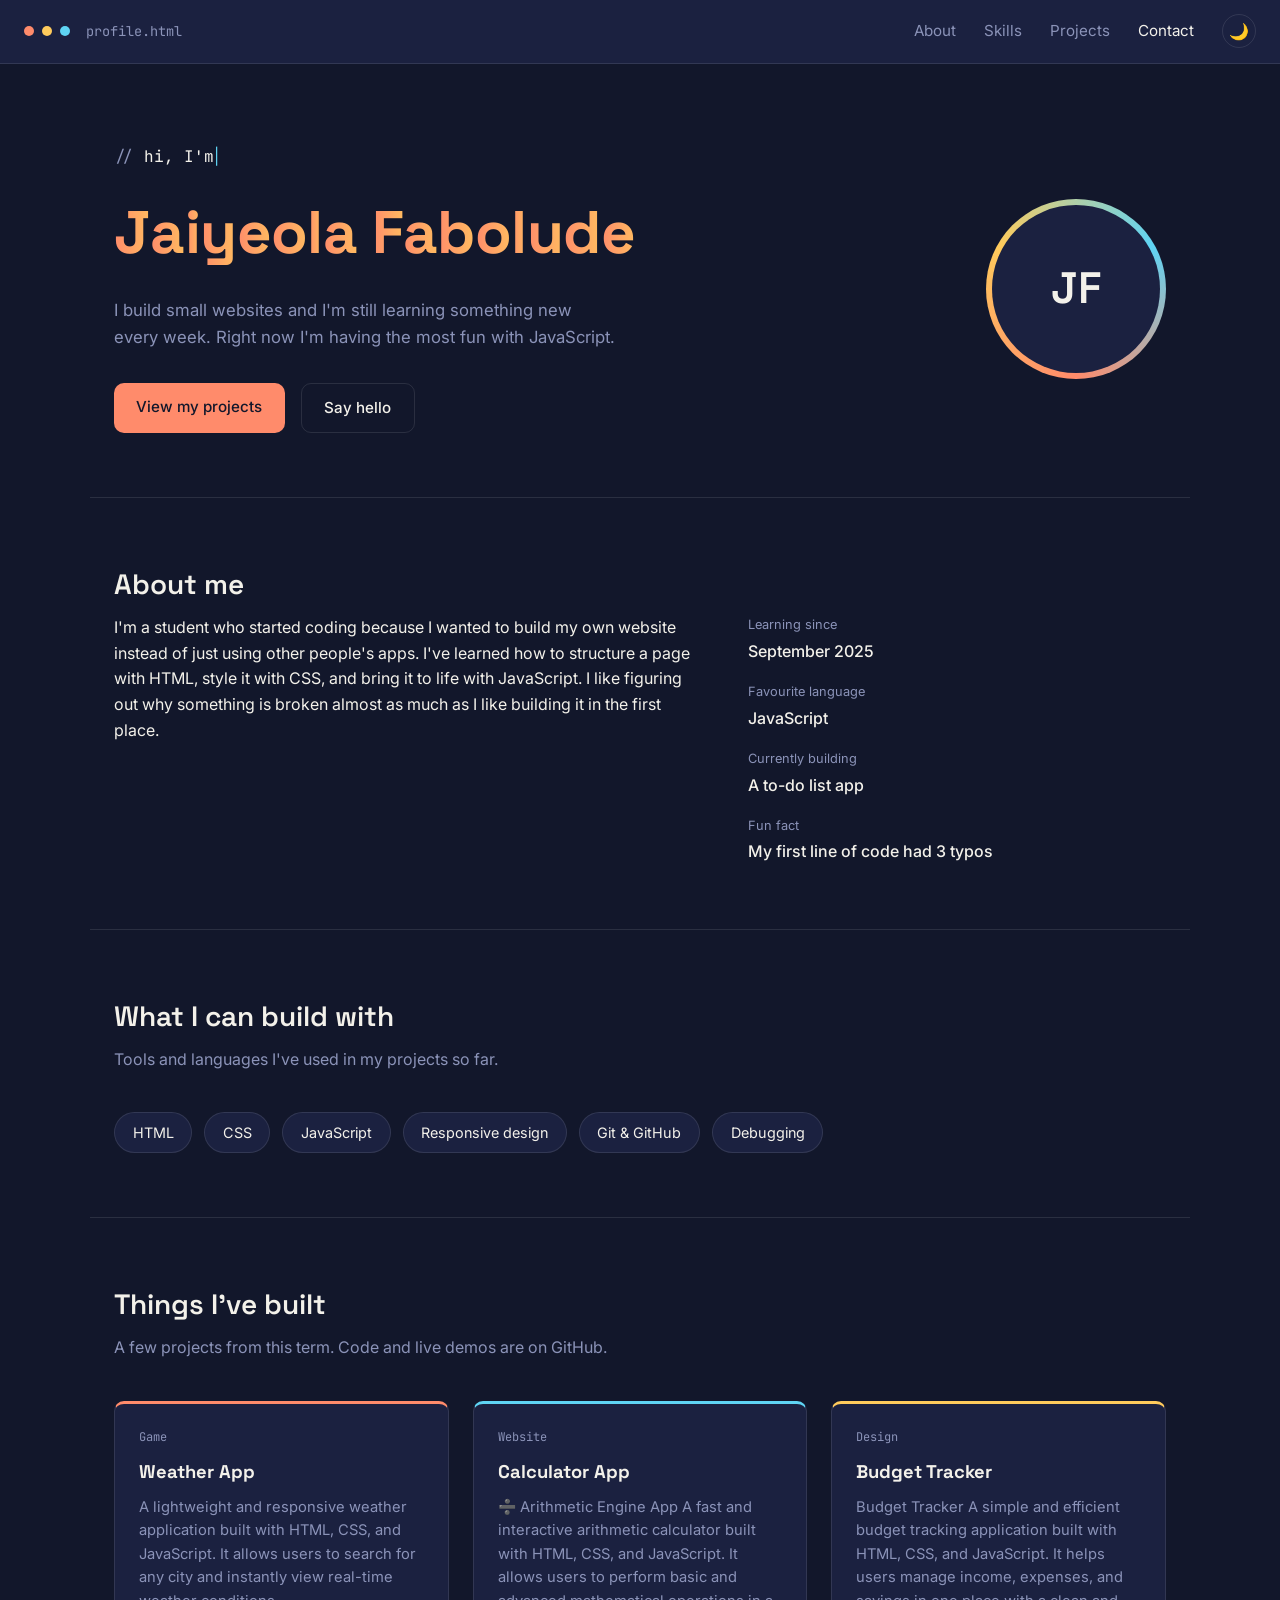
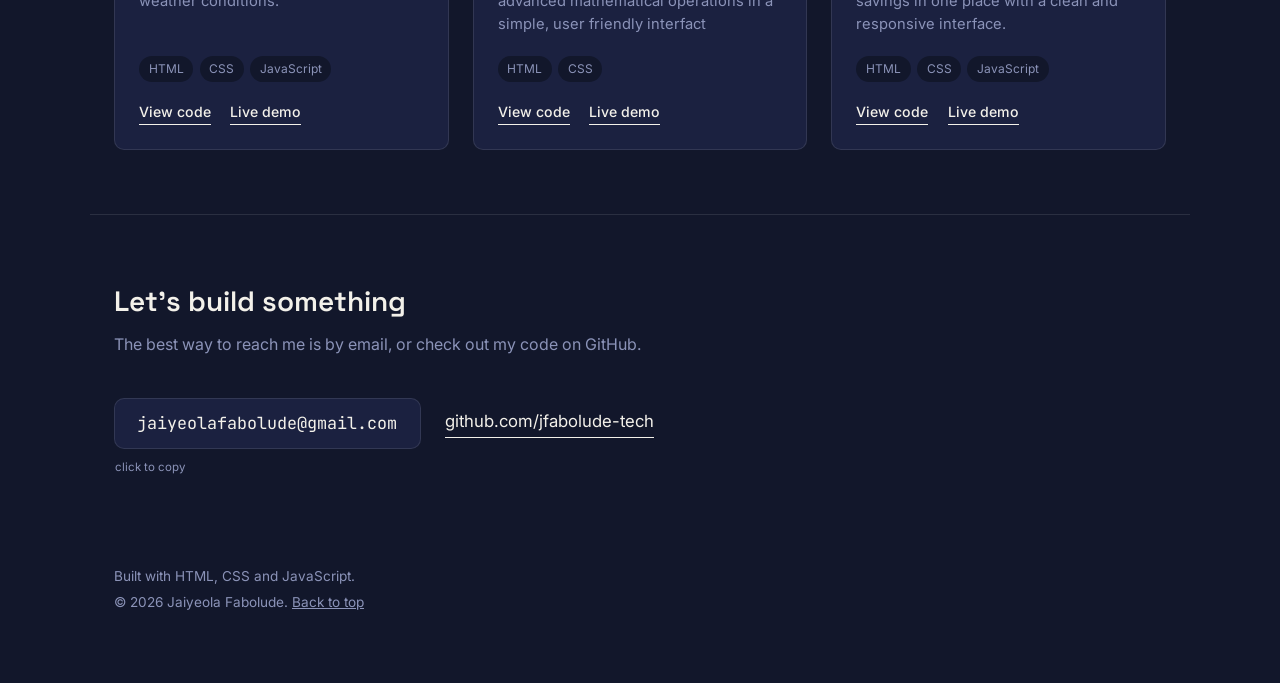
<file: index.html>
<!DOCTYPE html>
<html lang="en">
<head>
  <meta charset="UTF-8" />
  <meta name="viewport" content="width=device-width, initial-scale=1.0" />
  <title>Jaiyeola Fabolude — Front-End Builder</title>
  <meta name="description" content="Personal profile and project showcase for Jaiyeola Fabolude, a student learning HTML, CSS and JavaScript." />

  <!-- Emoji favicon, no image file needed -->
  <link rel="icon" href="data:image/svg+xml,<svg xmlns=%22http://www.w3.org/2000/svg%22 viewBox=%220 0 100 100%22><text y=%22.9em%22 font-size=%2290%22>👩‍💻</text></svg>" />

  <!-- Fonts: Space Grotesk for headings, Inter for body text, JetBrains Mono for the one real "code" moment -->
  <link rel="preconnect" href="https://fonts.googleapis.com" />
  <link rel="preconnect" href="https://fonts.gstatic.com" crossorigin />
  <link href="https://fonts.googleapis.com/css2?family=Space+Grotesk:wght@500;600;700&family=Inter:wght@400;500;600&family=JetBrains+Mono:wght@400;500&display=swap" rel="stylesheet" />

  <link rel="stylesheet" href="style.css" />
</head>
<body>

  <!-- ============================================
       NAV — styled like an editor tab bar
       ============================================ -->
  <nav class="tabbar">
    <div class="tabbar-window">
      <span class="dot dot-coral"></span>
      <span class="dot dot-sunshine"></span>
      <span class="dot dot-sky"></span>
      <span class="tab-label">profile.html</span>
    </div>

    <button class="nav-toggle" id="navToggle" aria-label="Open menu" aria-expanded="false" aria-controls="navLinks">
      <span></span><span></span><span></span>
    </button>

    <div class="nav-links" id="navLinks">
      <a href="#about">About</a>
      <a href="#skills">Skills</a>
      <a href="#projects">Projects</a>
      <a href="#contact">Contact</a>
      <button class="theme-toggle" id="themeToggle" aria-label="Switch to light mode">
        <span class="theme-icon" aria-hidden="true">🌙</span>
      </button>
    </div>
  </nav>

  <!-- ============================================
       HERO
       ============================================ -->
  <header class="hero" id="top">
    <div class="hero-text">
      <p class="code-comment">
        <span class="mono muted">// </span><span class="mono" id="typedComment" data-text="hi, I'm"></span><span class="cursor" aria-hidden="true">|</span>
      </p>

      <h1 class="hero-name">Jaiyeola Fabolude</h1>

      <p class="hero-tagline">
        I build small websites and I'm still learning something new every week.
        Right now I'm having the most fun with JavaScript.
      </p>

      <div class="hero-actions">
        <a href="#projects" class="btn btn-primary">View my projects</a>
        <a href="#contact" class="btn btn-ghost">Say hello</a>
      </div>
    </div>

    <div class="hero-avatar" aria-hidden="true">
      <div class="avatar-ring">
        <span class="avatar-initials">JF</span>
      </div>
    </div>
  </header>

  <main>

    <!-- ============================================
         ABOUT
         ============================================ -->
    <section id="about" class="section">
      <h2 class="section-heading">About me</h2>

      <div class="about-grid">
        <p class="about-bio">
          I'm a student who started coding because I wanted to build my own website instead of just using
          other people's apps. I've learned how to structure a page with HTML, style it with CSS, and bring
          it to life with JavaScript. I like figuring out why something is broken almost as much as I like
          building it in the first place.
        </p>

        <dl class="fact-list">
          <div class="fact">
            <dt>Learning since</dt>
            <dd>September 2025</dd>
          </div>
          <div class="fact">
            <dt>Favourite language</dt>
            <dd>JavaScript</dd>
          </div>
          <div class="fact">
            <dt>Currently building</dt>
            <dd>A to-do list app</dd>
          </div>
          <div class="fact">
            <dt>Fun fact</dt>
            <dd>My first line of code had 3 typos</dd>
          </div>
        </dl>
      </div>
    </section>

    <!-- ============================================
         SKILLS
         ============================================ -->
    <section id="skills" class="section">
      <h2 class="section-heading">What I can build with</h2>
      <p class="section-lede">Tools and languages I've used in my projects so far.</p>

      <ul class="skill-list">
        <li class="skill-pill">HTML</li>
        <li class="skill-pill">CSS</li>
        <li class="skill-pill">JavaScript</li>
        <li class="skill-pill">Responsive design</li>
        <li class="skill-pill">Git &amp; GitHub</li>
        <li class="skill-pill">Debugging</li>
      </ul>
    </section>

    <!-- ============================================
         PROJECTS
         ============================================ -->
    <section id="projects" class="section">
      <h2 class="section-heading">Things I've built</h2>
      <p class="section-lede">A few projects from this term. Code and live demos are on GitHub.</p>

      <div class="project-grid">

        <!-- Project 1 -->
        <article class="project-card project-coral">
          <p class="project-type mono">Game</p>
          <h3 class="project-title">Weather App</h3>
          <p class="project-desc">
            A lightweight and responsive weather application built with HTML, CSS, and JavaScript. It allows users to search for any city and instantly view real-time weather conditions.
          </p>
          <ul class="project-tech">
            <li>HTML</li><li>CSS</li><li>JavaScript</li>
          </ul>
          <div class="project-links">
            <!-- TODO: replace with your real repo link -->
            <a href="https://github.com/jfabolude-tech/WeatherApp" target="_blank" rel="noopener">View code</a>
            <a href="https://jfabolude-tech.github.io/Weatherapp/" target="_blank" rel="noopener">Live demo</a>
          </div>
        </article>

        <!-- Project 2 -->
        <article class="project-card project-sky">
          <p class="project-type mono">Website</p>
          <h3 class="project-title">Calculator App</h3>
          <p class="project-desc">
            ➗ Arithmetic Engine App A fast and interactive arithmetic calculator built with HTML, CSS, and JavaScript. It allows users to perform basic and advanced mathematical operations in a simple, user friendly interfact
          </p>
          <ul class="project-tech">
            <li>HTML</li><li>CSS</li>
          </ul>
          <div class="project-links">
            <a href="https://github.com/jfabolude-tech/CalculatorApp" target="_blank" rel="noopener">View code</a>
            <a href="https://jfabolude-tech.github.io/Calculatorapp/" target="_blank" rel="noopener">Live demo</a>
          </div>
        </article>

        <!-- Project 3 -->
        <article class="project-card project-sunshine">
          <p class="project-type mono">Design</p>
          <h3 class="project-title">Budget Tracker</h3>
          <p class="project-desc">
            Budget Tracker A simple and efficient budget tracking application built with HTML, CSS, and JavaScript. It helps users manage income, expenses, and savings in one place with a clean and responsive interface.
          </p>
          <ul class="project-tech">
            <li>HTML</li><li>CSS</li><li>JavaScript</li>
          </ul>
          <div class="project-links">
            <a href="https://github.com/jfabolude-tech/BudgetTracker" target="_blank" rel="noopener">View code</a>
            <a href="https://jfabolude-tech.github.io/BudgetTracker/" target="_blank" rel="noopener">Live demo</a>
          </div>
        </article>

      </div>
    </section>

    <!-- ============================================
         CONTACT
         ============================================ -->
    <section id="contact" class="section section-contact">
      <h2 class="section-heading">Let's build something</h2>
      <p class="section-lede">
        The best way to reach me is by email, or check out my code on GitHub.
      </p>

      <div class="contact-row">
        <button class="contact-email mono" id="copyEmail" data-email="jaiyeolfabolude@gmail.com">
          jaiyeolafabolude@gmail.com
          <span class="copy-hint" id="copyHint">click to copy</span>
        </button>

        <a class="contact-github" href="https://github.com/jfabolude-tech" target="_blank" rel="noopener">
          github.com/jfabolude-tech
        </a>
      </div>
    </section>

  </main>

  <footer class="site-footer">
    <p>Built with HTML, CSS and JavaScript.</p>
    <p>© <span id="year"></span> Jaiyeola Fabolude. <a href="#top">Back to top</a></p>
  </footer>

  <script src="script.js"></script>
</body>
</html>
</file>
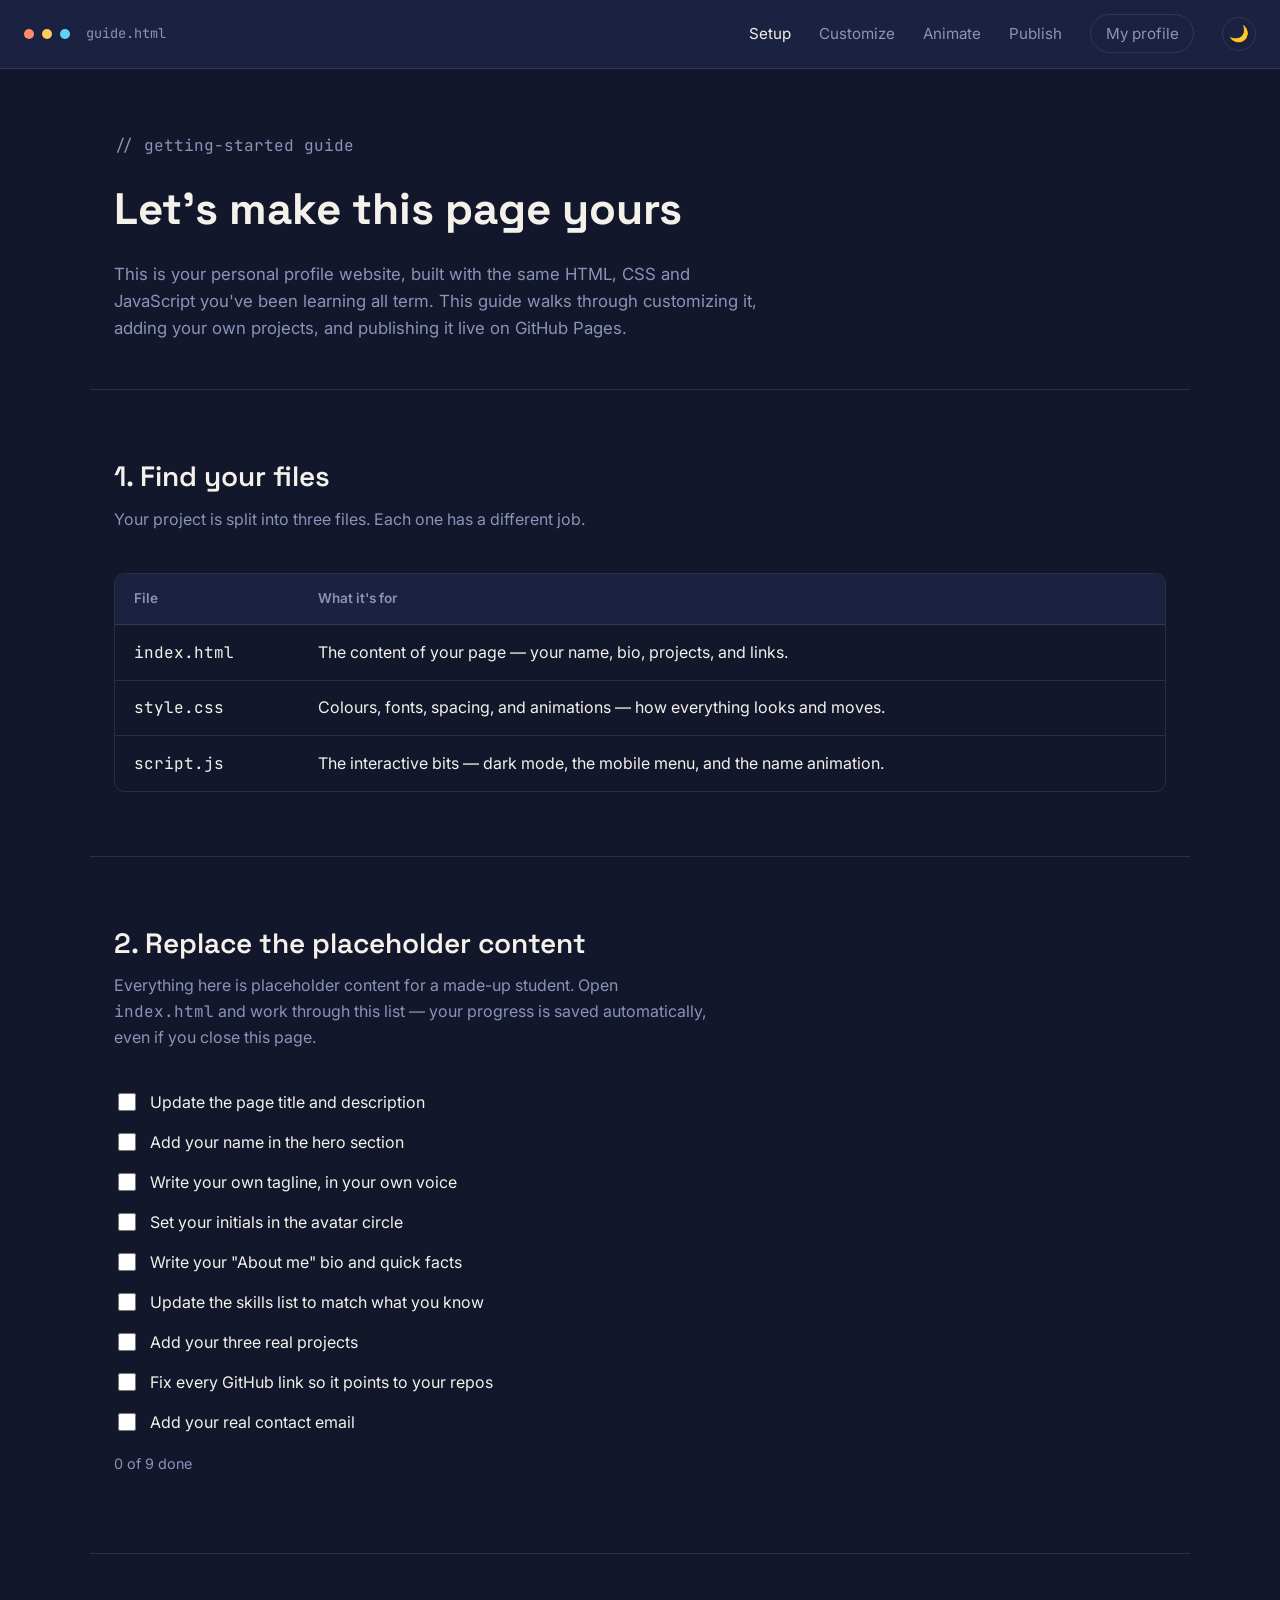
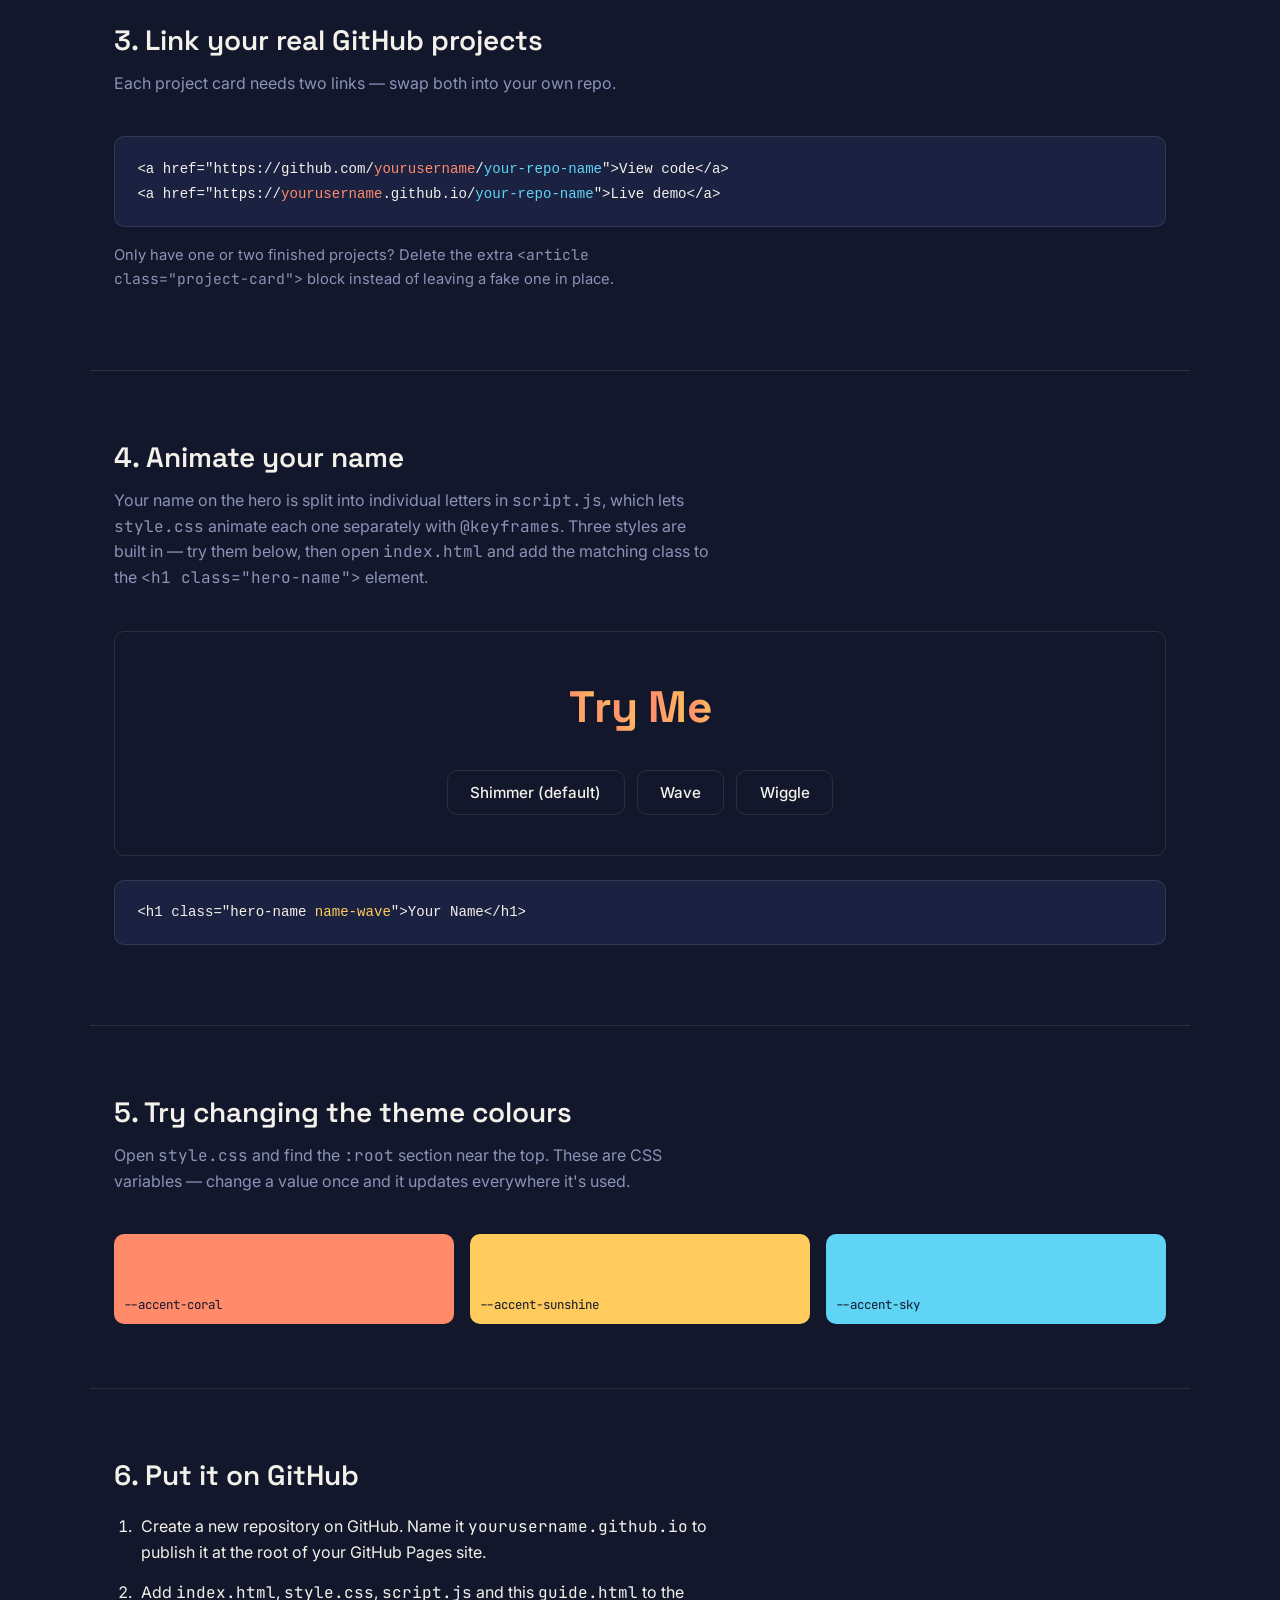
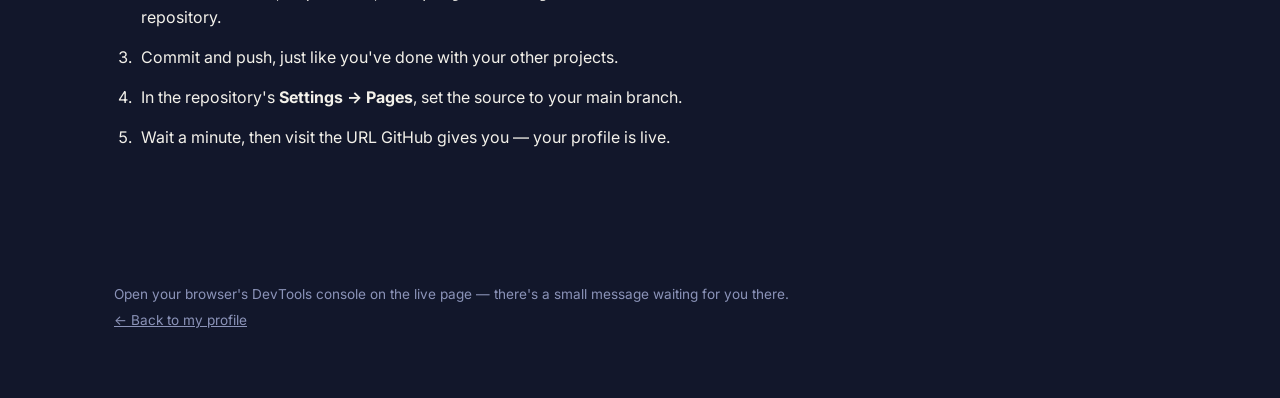
<file: guide.html>
<!DOCTYPE html>
<html lang="en">
<head>
  <meta charset="UTF-8" />
  <meta name="viewport" content="width=device-width, initial-scale=1.0" />
  <title>Guide — Make This Page Yours</title>
  <meta name="description" content="A step-by-step guide to customizing and publishing your personal profile page." />

  <link rel="icon" href="data:image/svg+xml,<svg xmlns=%22http://www.w3.org/2000/svg%22 viewBox=%220 0 100 100%22><text y=%22.9em%22 font-size=%2290%22>📘</text></svg>" />

  <link rel="preconnect" href="https://fonts.googleapis.com" />
  <link rel="preconnect" href="https://fonts.gstatic.com" crossorigin />
  <link href="https://fonts.googleapis.com/css2?family=Space+Grotesk:wght@500;600;700&family=Inter:wght@400;500;600&family=JetBrains+Mono:wght@400;500&display=swap" rel="stylesheet" />

  <link rel="stylesheet" href="style.css" />
</head>
<body>

  <!-- ============================================
       NAV — same tab-bar style as the profile page
       ============================================ -->
  <nav class="tabbar">
    <div class="tabbar-window">
      <span class="dot dot-coral"></span>
      <span class="dot dot-sunshine"></span>
      <span class="dot dot-sky"></span>
      <span class="tab-label">guide.html</span>
    </div>

    <button class="nav-toggle" id="navToggle" aria-label="Open menu" aria-expanded="false" aria-controls="navLinks">
      <span></span><span></span><span></span>
    </button>

    <div class="nav-links" id="navLinks">
      <a href="#setup">Setup</a>
      <a href="#customize">Customize</a>
      <a href="#animate">Animate</a>
      <a href="#publish">Publish</a>
      <a href="index.html" class="nav-cta">My profile</a>
      <button class="theme-toggle" id="themeToggle" aria-label="Switch to light mode">
        <span class="theme-icon" aria-hidden="true">🌙</span>
      </button>
    </div>
  </nav>

  <!-- ============================================
       INTRO
       ============================================ -->
  <header class="guide-hero">
    <p class="code-comment mono muted">// getting-started guide</p>
    <h1 class="guide-title">Let's make this page yours</h1>
    <p class="guide-lede">
      This is your personal profile website, built with the same HTML, CSS and JavaScript
      you've been learning all term. This guide walks through customizing it, adding your
      own projects, and publishing it live on GitHub Pages.
    </p>
  </header>

  <main>

    <!-- ============================================
         SETUP — the three files
         ============================================ -->
    <section id="setup" class="section">
      <h2 class="section-heading">1. Find your files</h2>
      <p class="section-lede">Your project is split into three files. Each one has a different job.</p>

      <div class="file-table">
        <div class="file-row file-row-head">
          <span>File</span><span>What it's for</span>
        </div>
        <div class="file-row">
          <span class="mono">index.html</span>
          <span>The content of your page — your name, bio, projects, and links.</span>
        </div>
        <div class="file-row">
          <span class="mono">style.css</span>
          <span>Colours, fonts, spacing, and animations — how everything looks and moves.</span>
        </div>
        <div class="file-row">
          <span class="mono">script.js</span>
          <span>The interactive bits — dark mode, the mobile menu, and the name animation.</span>
        </div>
      </div>
    </section>

    <!-- ============================================
         CUSTOMIZE — interactive checklist
         ============================================ -->
    <section id="customize" class="section">
      <h2 class="section-heading">2. Replace the placeholder content</h2>
      <p class="section-lede">
        Everything here is placeholder content for a made-up student. Open <span class="mono">index.html</span>
        and work through this list — your progress is saved automatically, even if you close this page.
      </p>

      <ul class="checklist" id="checklist">
        <li><label><input type="checkbox" data-key="title" /> Update the page title and description</label></li>
        <li><label><input type="checkbox" data-key="name" /> Add your name in the hero section</label></li>
        <li><label><input type="checkbox" data-key="tagline" /> Write your own tagline, in your own voice</label></li>
        <li><label><input type="checkbox" data-key="avatar" /> Set your initials in the avatar circle</label></li>
        <li><label><input type="checkbox" data-key="about" /> Write your "About me" bio and quick facts</label></li>
        <li><label><input type="checkbox" data-key="skills" /> Update the skills list to match what you know</label></li>
        <li><label><input type="checkbox" data-key="projects" /> Add your three real projects</label></li>
        <li><label><input type="checkbox" data-key="links" /> Fix every GitHub link so it points to your repos</label></li>
        <li><label><input type="checkbox" data-key="email" /> Add your real contact email</label></li>
      </ul>

      <p class="checklist-progress" id="checklistProgress"></p>
    </section>

    <!-- ============================================
         PROJECT LINKS
         ============================================ -->
    <section class="section">
      <h2 class="section-heading">3. Link your real GitHub projects</h2>
      <p class="section-lede">Each project card needs two links — swap both into your own repo.</p>

      <pre class="code-block mono"><code>&lt;a href="https://github.com/<span class="hl-coral">yourusername</span>/<span class="hl-sky">your-repo-name</span>"&gt;View code&lt;/a&gt;
&lt;a href="https://<span class="hl-coral">yourusername</span>.github.io/<span class="hl-sky">your-repo-name</span>"&gt;Live demo&lt;/a&gt;</code></pre>

      <p class="section-note">
        Only have one or two finished projects? Delete the extra <span class="mono">&lt;article class="project-card"&gt;</span>
        block instead of leaving a fake one in place.
      </p>
    </section>

    <!-- ============================================
         ANIMATE — live demo of the 3 name styles
         ============================================ -->
    <section id="animate" class="section">
      <h2 class="section-heading">4. Animate your name</h2>
      <p class="section-lede">
        Your name on the hero is split into individual letters in <span class="mono">script.js</span>,
        which lets <span class="mono">style.css</span> animate each one separately with
        <span class="mono">@keyframes</span>. Three styles are built in — try them below, then open
        <span class="mono">index.html</span> and add the matching class to the
        <span class="mono">&lt;h1 class="hero-name"&gt;</span> element.
      </p>

      <div class="anim-demo">
        <h3 class="hero-name demo-name" id="demoName">Try Me</h3>

        <div class="anim-buttons">
          <button class="btn btn-ghost" data-mode="">Shimmer (default)</button>
          <button class="btn btn-ghost" data-mode="name-wave">Wave</button>
          <button class="btn btn-ghost" data-mode="name-wiggle">Wiggle</button>
        </div>
      </div>

      <pre class="code-block mono"><code>&lt;h1 class="hero-name <span class="hl-sunshine">name-wave</span>"&gt;Your Name&lt;/h1&gt;</code></pre>
    </section>

    <!-- ============================================
         THEME COLOURS
         ============================================ -->
    <section class="section">
      <h2 class="section-heading">5. Try changing the theme colours</h2>
      <p class="section-lede">
        Open <span class="mono">style.css</span> and find the <span class="mono">:root</span> section
        near the top. These are CSS variables — change a value once and it updates everywhere it's used.
      </p>

      <div class="swatch-row">
        <div class="swatch" style="background: var(--accent-coral)"><span class="mono">--accent-coral</span></div>
        <div class="swatch" style="background: var(--accent-sunshine)"><span class="mono">--accent-sunshine</span></div>
        <div class="swatch" style="background: var(--accent-sky)"><span class="mono">--accent-sky</span></div>
      </div>
    </section>

    <!-- ============================================
         PUBLISH — genuinely sequential, numbered steps
         ============================================ -->
    <section id="publish" class="section">
      <h2 class="section-heading">6. Put it on GitHub</h2>

      <ol class="step-list">
        <li>Create a new repository on GitHub. Name it <span class="mono">yourusername.github.io</span> to publish it at the root of your GitHub Pages site.</li>
        <li>Add <span class="mono">index.html</span>, <span class="mono">style.css</span>, <span class="mono">script.js</span> and this <span class="mono">guide.html</span> to the repository.</li>
        <li>Commit and push, just like you've done with your other projects.</li>
        <li>In the repository's <strong>Settings → Pages</strong>, set the source to your main branch.</li>
        <li>Wait a minute, then visit the URL GitHub gives you — your profile is live.</li>
      </ol>
    </section>

  </main>

  <footer class="site-footer">
    <p>Open your browser's DevTools console on the live page — there's a small message waiting for you there.</p>
    <p><a href="index.html">← Back to my profile</a></p>
  </footer>

  <script src="script.js"></script>
</body>
</html>
</file>
<file: style.css>
/* =================================================================
   PROFILE THEME — style.css

   This file is organised in sections. Search for the ALL-CAPS
   headings (like "COLOURS & THEME") to jump around.

   Tip: everything in the ":root" section below is a CSS variable.
   Change a value there and it updates everywhere it's used —
   try changing --accent-coral and watch what happens!
   ================================================================= */


/* -----------------------------------------------------------------
   COLOURS & THEME
   Dark mode is the default. Light mode values live in the
   [data-theme="light"] block further down and override these.
   ----------------------------------------------------------------- */
:root {
  --bg: #12172b;
  --surface: #1b2140;
  --surface-raised: #212850;
  --border: rgba(255, 255, 255, 0.1);

  --text: #f3f1ea;
  --text-muted: #8b93b8;

  --accent-coral: #ff8b6b;
  --accent-sky: #5fd4f4;
  --accent-sunshine: #ffcb5c;

  --font-display: "Space Grotesk", sans-serif;
  --font-body: "Inter", sans-serif;
  --font-mono: "JetBrains Mono", monospace;

  --radius: 10px;
  --max-width: 1100px;
}

[data-theme="light"] {
  --bg: #f5f6fa;
  --surface: #ffffff;
  --surface-raised: #ffffff;
  --border: rgba(18, 23, 43, 0.12);

  --text: #12172b;
  --text-muted: #5b6178;
}

/* -----------------------------------------------------------------
   RESET & BASE
   ----------------------------------------------------------------- */
* {
  box-sizing: border-box;
}

html {
  scroll-behavior: smooth;
}

@media (prefers-reduced-motion: reduce) {
  html {
    scroll-behavior: auto;
  }
  * {
    animation-duration: 0.001ms !important;
    transition-duration: 0.001ms !important;
  }
}

body {
  margin: 0;
  background: var(--bg);
  color: var(--text);
  font-family: var(--font-body);
  line-height: 1.6;
  transition: background 0.2s ease, color 0.2s ease;
}

a {
  color: inherit;
}

.mono {
  font-family: var(--font-mono);
}

.muted {
  color: var(--text-muted);
}

/* Visible keyboard focus everywhere */
a:focus-visible,
button:focus-visible {
  outline: 2px solid var(--accent-sky);
  outline-offset: 3px;
}

/* -----------------------------------------------------------------
   NAV — styled like a code editor's tab bar
   ----------------------------------------------------------------- */
.tabbar {
  position: sticky;
  top: 0;
  z-index: 10;
  display: flex;
  align-items: center;
  justify-content: space-between;
  gap: 1rem;
  padding: 0.9rem 1.5rem;
  background: var(--surface);
  border-bottom: 1px solid var(--border);
}

.tabbar-window {
  display: flex;
  align-items: center;
  gap: 0.5rem;
}

.dot {
  width: 10px;
  height: 10px;
  border-radius: 50%;
  display: inline-block;
}

.dot-coral { background: var(--accent-coral); }
.dot-sunshine { background: var(--accent-sunshine); }
.dot-sky { background: var(--accent-sky); }

.tab-label {
  margin-left: 0.5rem;
  font-family: var(--font-mono);
  font-size: 0.85rem;
  color: var(--text-muted);
}

.nav-links {
  display: flex;
  align-items: center;
  gap: 1.75rem;
}

.nav-links a {
  text-decoration: none;
  font-size: 0.95rem;
  color: var(--text-muted);
  transition: color 0.15s ease;
}

.nav-links a:hover,
.nav-links a.active {
  color: var(--text);
}

.theme-toggle {
  display: flex;
  align-items: center;
  justify-content: center;
  width: 34px;
  height: 34px;
  border-radius: 50%;
  border: 1px solid var(--border);
  background: transparent;
  cursor: pointer;
  font-size: 1rem;
}

.nav-toggle {
  display: none;
  flex-direction: column;
  justify-content: center;
  gap: 4px;
  width: 34px;
  height: 34px;
  background: none;
  border: none;
  cursor: pointer;
}

.nav-toggle span {
  display: block;
  height: 2px;
  width: 100%;
  background: var(--text);
  border-radius: 2px;
}

/* -----------------------------------------------------------------
   HERO
   ----------------------------------------------------------------- */
.hero {
  max-width: var(--max-width);
  margin: 0 auto;
  padding: 5rem 1.5rem 4rem;
  display: flex;
  align-items: center;
  justify-content: space-between;
  gap: 3rem;
}

.hero-text {
  max-width: 560px;
}

.code-comment {
  font-size: 1rem;
  margin: 0 0 1rem;
  min-height: 1.5em;
}

.cursor {
  display: inline-block;
  color: var(--accent-sky);
  animation: blink 1s steps(1) infinite;
}

@keyframes blink {
  50% { opacity: 0; }
}

.hero-name {
  font-family: var(--font-display);
  font-size: clamp(2.5rem, 6vw, 3.75rem);
  font-weight: 700;
  margin: 0 0 1rem;
  letter-spacing: -0.01em;
}

/* -----------------------------------------------------------------
   NAME ANIMATION
   Your name is split into one <span class="letter"> per character
   by script.js (see "7. ANIMATE THE NAME" in that file). Each span
   carries a --i custom property with its position in the word,
   which is used below to make letters animate one after another
   instead of all at once.

   Three ready-made styles are included. The one that's active is
   whichever set of rules matches the classes on .hero-name in
   index.html. Right now that's the default (SHIMMER). To try a
   different one, open index.html and add name-wave or name-wiggle
   to the hero-name element's class list, e.g.:

     <h1 class="hero-name name-wave">Tejubabyface Aderogba</h1>

   ----------------------------------------------------------------- */

/* Every letter starts invisible and drops into place.
   This part runs once, no matter which style is active below. */
.hero-name .letter {
  display: inline-block;
  opacity: 0;
  animation-name: letterDrop;
  animation-duration: 0.6s;
  animation-timing-function: ease;
  animation-fill-mode: forwards;
  animation-delay: calc(var(--i) * 0.05s);
}

.hero-name .word {
  display: inline-block;
  white-space: nowrap; /* letters can wrap between words, never inside one */
}

@keyframes letterDrop {
  0% {
    opacity: 0;
    transform: translateY(-40px) rotate(-8deg);
  }
  60% {
    opacity: 1;
    transform: translateY(6px) rotate(2deg);
  }
  100% {
    opacity: 1;
    transform: translateY(0) rotate(0deg);
  }
}

/* --- STYLE 1: SHIMMER (default — no extra class needed) -----------
   Once a letter lands, a mini rainbow gradient cycles through it
   forever. Because each letter starts its cycle at a slightly
   different time (using --i again), the colours appear to travel
   across the name like a wave.

   Note: the gradient has to be applied to EACH letter, not to the
   whole name at once. That's because background-clip: text only
   clips an element's OWN background to its OWN text — and since
   every letter needs to be its own inline-block box (so the
   drop/wave/wiggle transforms can move it), the letters no longer
   count as the parent's "own" text for this trick to work on the
   parent alone. */
.hero-name .letter {
  background: linear-gradient(
    90deg,
    var(--accent-coral),
    var(--accent-sunshine),
    var(--accent-sky),
    var(--accent-coral)
  );
  background-size: 400% auto;
  background-position: 0% center;
}

@supports (background-clip: text) or (-webkit-background-clip: text) {
  .hero-name .letter {
    -webkit-background-clip: text;
    background-clip: text;
    -webkit-text-fill-color: transparent;
    color: transparent;
  }
}

.hero-name .letter {
  animation-name: letterDrop, nameShimmer;
  animation-duration: 0.6s, 3s;
  animation-timing-function: ease, linear;
  animation-delay: calc(var(--i) * 0.05s), calc(var(--i) * 0.12s);
  animation-iteration-count: 1, infinite;
  animation-fill-mode: forwards, none;
}

@keyframes nameShimmer {
  to {
    background-position: 400% center;
  }
}

/* --- STYLE 2: WAVE --------------------------------------------------
   Add class "name-wave" to try this instead. The gradient turns
   off, letters go back to a solid colour, and each one gently
   bobs up and down forever, slightly out of sync with its
   neighbours (thanks to --i again). */
.hero-name.name-wave,
.hero-name.name-wiggle {
  background: none;
  -webkit-text-fill-color: var(--text);
  color: var(--text);
  animation: none;
}

/* Letters also need to be switched back from the shimmer gradient
   to a plain solid colour when wave/wiggle mode is active. */
.hero-name.name-wave .letter,
.hero-name.name-wiggle .letter {
  background: none;
  -webkit-background-clip: border-box;
  background-clip: border-box;
  -webkit-text-fill-color: var(--text);
  color: var(--text);
}

.hero-name.name-wave .letter {
  animation-name: letterDrop, letterWave;
  animation-duration: 0.6s, 1.6s;
  animation-timing-function: ease, ease-in-out;
  animation-delay: calc(var(--i) * 0.05s), calc(var(--i) * 0.05s + 0.6s);
  animation-iteration-count: 1, infinite;
  animation-fill-mode: forwards, none;
}

@keyframes letterWave {
  0%, 100% { transform: translateY(0); }
  50% { transform: translateY(-10px); }
}

/* --- STYLE 3: WIGGLE ------------------------------------------------
   Add class "name-wiggle" to try this one. Same idea as the wave,
   but each letter rocks side to side instead of bobbing. */
.hero-name.name-wiggle .letter {
  animation-name: letterDrop, letterWiggle;
  animation-duration: 0.6s, 2.2s;
  animation-timing-function: ease, ease-in-out;
  animation-delay: calc(var(--i) * 0.05s), calc(var(--i) * 0.05s + 0.6s);
  animation-iteration-count: 1, infinite;
  animation-fill-mode: forwards, none;
}

@keyframes letterWiggle {
  0%, 100% { transform: rotate(0deg); }
  25% { transform: rotate(-6deg); }
  75% { transform: rotate(6deg); }
}

.hero-tagline {
  font-size: 1.05rem;
  color: var(--text-muted);
  max-width: 46ch;
  margin: 0 0 2rem;
}

.hero-actions {
  display: flex;
  gap: 1rem;
  flex-wrap: wrap;
}

.btn {
  display: inline-block;
  padding: 0.75rem 1.4rem;
  border-radius: var(--radius);
  font-weight: 500;
  text-decoration: none;
  font-size: 0.95rem;
  font-family: inherit;
  background: none;
  cursor: pointer;
  transition: transform 0.15s ease, background 0.15s ease, border-color 0.15s ease;
}

.btn:hover {
  transform: translateY(-2px);
}

.btn-primary {
  background: var(--accent-coral);
  color: #12172b;
}

.btn-ghost {
  border: 1px solid var(--border);
  color: var(--text);
}

.btn-ghost:hover {
  border-color: var(--accent-sky);
}

.hero-avatar {
  flex-shrink: 0;
}

.avatar-ring {
  width: 180px;
  height: 180px;
  border-radius: 50%;
  display: flex;
  align-items: center;
  justify-content: center;
  background: conic-gradient(
    from 180deg,
    var(--accent-coral),
    var(--accent-sunshine),
    var(--accent-sky),
    var(--accent-coral)
  );
  padding: 6px;
}

.avatar-initials {
  width: 100%;
  height: 100%;
  border-radius: 50%;
  background: var(--surface);
  display: flex;
  align-items: center;
  justify-content: center;
  font-family: var(--font-display);
  font-size: 2.75rem;
  font-weight: 600;
}

/* -----------------------------------------------------------------
   SECTIONS (shared)
   ----------------------------------------------------------------- */
.section {
  max-width: var(--max-width);
  margin: 0 auto;
  padding: 4rem 1.5rem;
  border-top: 1px solid var(--border);
}

.section-heading {
  font-family: var(--font-display);
  font-size: 1.75rem;
  font-weight: 600;
  margin: 0 0 0.5rem;
}

.section-lede {
  color: var(--text-muted);
  margin: 0 0 2.5rem;
  max-width: 60ch;
}

/* -----------------------------------------------------------------
   ABOUT
   ----------------------------------------------------------------- */
.about-grid {
  display: grid;
  grid-template-columns: 1.4fr 1fr;
  gap: 3rem;
}

.about-bio {
  margin: 0;
  max-width: 60ch;
}

.fact-list {
  margin: 0;
  display: flex;
  flex-direction: column;
  gap: 1.1rem;
}

.fact dt {
  font-size: 0.8rem;
  color: var(--text-muted);
  margin-bottom: 0.2rem;
}

.fact dd {
  margin: 0;
  font-weight: 500;
}

/* -----------------------------------------------------------------
   SKILLS
   ----------------------------------------------------------------- */
.skill-list {
  list-style: none;
  display: flex;
  flex-wrap: wrap;
  gap: 0.75rem;
  padding: 0;
  margin: 0;
}

.skill-pill {
  padding: 0.5rem 1.1rem;
  border: 1px solid var(--border);
  border-radius: 999px;
  font-size: 0.9rem;
  background: var(--surface);
}

/* -----------------------------------------------------------------
   PROJECTS
   ----------------------------------------------------------------- */
.project-grid {
  display: grid;
  grid-template-columns: repeat(3, 1fr);
  gap: 1.5rem;
}

.project-card {
  background: var(--surface);
  border: 1px solid var(--border);
  border-top: 3px solid transparent;
  border-radius: var(--radius);
  padding: 1.5rem;
  display: flex;
  flex-direction: column;
}

.project-coral { border-top-color: var(--accent-coral); }
.project-sky { border-top-color: var(--accent-sky); }
.project-sunshine { border-top-color: var(--accent-sunshine); }

.project-type {
  font-size: 0.75rem;
  color: var(--text-muted);
  margin: 0 0 0.6rem;
}

.project-title {
  font-family: var(--font-display);
  font-size: 1.15rem;
  margin: 0 0 0.6rem;
}

.project-desc {
  font-size: 0.92rem;
  color: var(--text-muted);
  margin: 0 0 1.2rem;
  flex-grow: 1;
}

.project-tech {
  list-style: none;
  display: flex;
  flex-wrap: wrap;
  gap: 0.4rem;
  padding: 0;
  margin: 0 0 1.2rem;
}

.project-tech li {
  font-size: 0.75rem;
  padding: 0.2rem 0.6rem;
  border-radius: 999px;
  background: var(--bg);
  color: var(--text-muted);
}

.project-links {
  display: flex;
  gap: 1.2rem;
  font-size: 0.88rem;
  font-weight: 500;
}

.project-links a {
  text-decoration: none;
  border-bottom: 1px solid currentColor;
  padding-bottom: 1px;
}

/* -----------------------------------------------------------------
   CONTACT
   ----------------------------------------------------------------- */
.section-contact {
  text-align: left;
}

.contact-row {
  display: flex;
  flex-wrap: wrap;
  gap: 1.5rem;
  align-items: center;
}

.contact-email {
  position: relative;
  font-size: 1.05rem;
  background: var(--surface);
  border: 1px solid var(--border);
  color: var(--text);
  padding: 0.85rem 1.4rem;
  border-radius: var(--radius);
  cursor: pointer;
}

.contact-email:hover {
  border-color: var(--accent-coral);
}

.copy-hint {
  position: absolute;
  bottom: -1.6rem;
  left: 0;
  font-size: 0.72rem;
  font-family: var(--font-body);
  color: var(--text-muted);
  white-space: nowrap;
}

.contact-github {
  font-size: 1.05rem;
  text-decoration: none;
  border-bottom: 1px solid currentColor;
  padding-bottom: 2px;
}

/* -----------------------------------------------------------------
   FOOTER
   ----------------------------------------------------------------- */
.site-footer {
  max-width: var(--max-width);
  margin: 0 auto;
  padding: 3rem 1.5rem 4rem;
  color: var(--text-muted);
  font-size: 0.85rem;
}

.site-footer p {
  margin: 0.3rem 0;
}

.site-footer a {
  color: var(--text-muted);
}

/* -----------------------------------------------------------------
   GUIDE PAGE
   Everything below styles guide.html — the getting-started guide.
   It reuses all the colours, fonts and nav styles already defined
   above, so the two pages feel like one connected site.
   ----------------------------------------------------------------- */

.guide-hero {
  max-width: var(--max-width);
  margin: 0 auto;
  padding: 4rem 1.5rem 3rem;
}

.guide-title {
  font-family: var(--font-display);
  font-size: clamp(2rem, 5vw, 2.75rem);
  font-weight: 700;
  margin: 0.75rem 0 1rem;
}

.guide-lede {
  color: var(--text-muted);
  max-width: 60ch;
  font-size: 1.05rem;
  margin: 0;
}

.nav-cta {
  padding: 0.4rem 0.9rem;
  border: 1px solid var(--border);
  border-radius: 999px;
  text-decoration: none;
}

/* --- File table ------------------------------------------------- */
.file-table {
  border: 1px solid var(--border);
  border-radius: var(--radius);
  overflow: hidden;
}

.file-row {
  display: grid;
  grid-template-columns: 160px 1fr;
  gap: 1.5rem;
  padding: 0.9rem 1.2rem;
  border-bottom: 1px solid var(--border);
}

.file-row:last-child {
  border-bottom: none;
}

.file-row-head {
  background: var(--surface);
  font-weight: 600;
  font-size: 0.85rem;
  color: var(--text-muted);
}

/* --- Checklist ---------------------------------------------------
   Checked state is remembered using localStorage — see script.js,
   section "8. GUIDE PAGE CHECKLIST". */
.checklist {
  list-style: none;
  padding: 0;
  margin: 0 0 1rem;
  display: flex;
  flex-direction: column;
  gap: 0.9rem;
}

.checklist label {
  display: flex;
  align-items: flex-start;
  gap: 0.7rem;
  cursor: pointer;
}

.checklist input[type="checkbox"] {
  margin-top: 0.2rem;
  width: 18px;
  height: 18px;
  accent-color: var(--accent-coral);
  flex-shrink: 0;
}

.checklist input:checked + span,
.checklist li:has(input:checked) label {
  color: var(--text-muted);
  text-decoration: line-through;
}

.checklist-progress {
  color: var(--text-muted);
  font-size: 0.9rem;
}

/* --- Code blocks --------------------------------------------------
   A simplified stand-in for a real code editor, styled to match
   the tab-bar look used in the nav. */
.code-block {
  background: var(--surface);
  border: 1px solid var(--border);
  border-radius: var(--radius);
  padding: 1.2rem 1.4rem;
  overflow-x: auto;
  font-size: 0.88rem;
  line-height: 1.7;
  margin: 0 0 1rem;
}

.hl-coral { color: var(--accent-coral); }
.hl-sky { color: var(--accent-sky); }
.hl-sunshine { color: var(--accent-sunshine); }

.section-note {
  color: var(--text-muted);
  font-size: 0.92rem;
  max-width: 65ch;
}

/* --- Name-animation demo ------------------------------------------ */
.anim-demo {
  border: 1px solid var(--border);
  border-radius: var(--radius);
  padding: 2.5rem 1.5rem;
  text-align: center;
  margin-bottom: 1.5rem;
}

.demo-name {
  font-size: clamp(2rem, 6vw, 2.75rem);
  margin-bottom: 1.75rem;
}

.anim-buttons {
  display: flex;
  justify-content: center;
  gap: 0.75rem;
  flex-wrap: wrap;
}

/* --- Colour swatches ----------------------------------------------- */
.swatch-row {
  display: flex;
  gap: 1rem;
  flex-wrap: wrap;
}

.swatch {
  flex: 1;
  min-width: 160px;
  height: 90px;
  border-radius: var(--radius);
  display: flex;
  align-items: flex-end;
  padding: 0.6rem;
  font-size: 0.78rem;
  color: #12172b;
}

/* --- Step list (publish steps — genuinely sequential) --------------- */
.step-list {
  padding-left: 1.4rem;
  display: flex;
  flex-direction: column;
  gap: 0.9rem;
  max-width: 65ch;
}

.step-list li {
  padding-left: 0.3rem;
}

/* -----------------------------------------------------------------
   RESPONSIVE — guide page additions
   ----------------------------------------------------------------- */
@media (max-width: 760px) {
  .file-row {
    grid-template-columns: 1fr;
    gap: 0.3rem;
  }
}

@media (max-width: 760px) {
  .nav-toggle {
    display: flex;
  }

  .nav-links {
    position: absolute;
    top: 100%;
    left: 0;
    right: 0;
    background: var(--surface);
    border-bottom: 1px solid var(--border);
    flex-direction: column;
    align-items: flex-start;
    padding: 1rem 1.5rem 1.5rem;
    gap: 1rem;
    display: none;
  }

  .nav-links.open {
    display: flex;
  }

  .hero {
    flex-direction: column-reverse;
    text-align: left;
    padding-top: 3rem;
  }

  .avatar-ring {
    width: 120px;
    height: 120px;
  }

  .avatar-initials {
    font-size: 2rem;
  }

  .about-grid {
    grid-template-columns: 1fr;
    gap: 2rem;
  }

  .project-grid {
    grid-template-columns: 1fr;
  }
}
</file>
